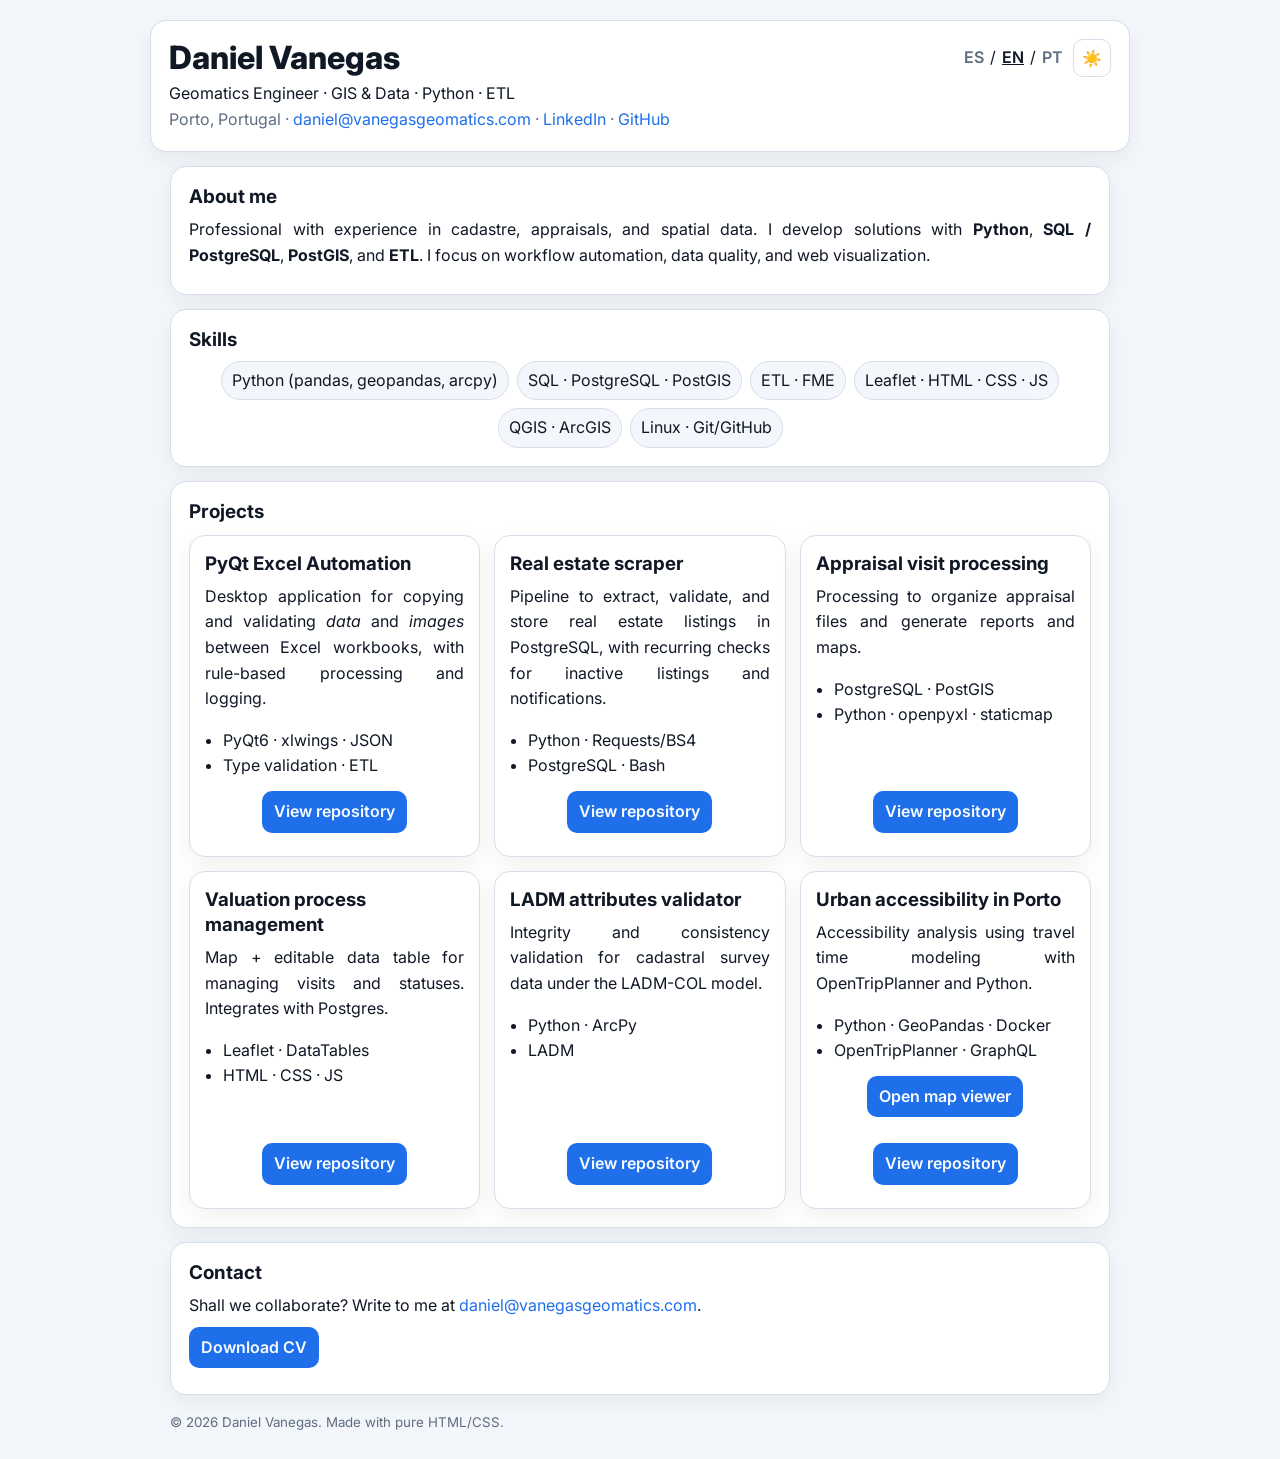
<file: index.html>
<!doctype html>
<html lang="en" data-current-lang="en">
<head>
  <meta charset="utf-8">
  <meta name="viewport" content="width=device-width, initial-scale=1">
  <title>Daniel Vanegas — Portfolio</title>
  <meta name="description" content="Portfolio of GIS, ETL, and Python automation projects by Daniel Vanegas.">
  <meta property="og:title" content="Daniel Vanegas — Portfolio">
  <meta property="og:description" content="GIS, ETL, and Python automation">
  <meta property="og:type" content="website">
  <meta property="og:url" content="https://www.vanegasgeomatics.com/">
  <meta property="og:image" content="https://DanielVanegas.github.io/assets/cover.png">
  <link rel="preconnect" href="https://fonts.googleapis.com">
  <link rel="preconnect" href="https://fonts.gstatic.com" crossorigin>
  <link href="https://fonts.googleapis.com/css2?family=Inter:wght@400;600;800&display=swap" rel="stylesheet">
  <link rel="stylesheet" href="static/styles.css">
  <link rel="icon" href="assets/favicon.ico" type="image/svg+xml">
</head>
<body>
  <header class="container card section-card header">
    <div class="header-row">
      <div class="id">
        <h1>Daniel Vanegas</h1>
        <p>
          <span data-lang="es">Ingeniero Geomático · GIS & Data · Python · ETL</span>
          <span data-lang="en">Geomatics Engineer · GIS & Data · Python · ETL</span>
          <span data-lang="pt">Engenheiro Geomático · GIS & Data · Python · ETL</span>
        </p>
        <p class="muted">Porto, Portugal · <a href="mailto:daniel@vanegasgeomatics.com">daniel@vanegasgeomatics.com</a> ·
          <a href="https://www.linkedin.com/in/dvanegasf/" target="_blank" rel="noopener">LinkedIn</a> ·
          <a href="https://github.com/DanielVanegas" target="_blank" rel="noopener">GitHub</a>
        </p>
      </div>
      <div class="header-actions">
        <nav class="lang-switcher" aria-label="Language switcher">
          <a class="lang-btn active" href="#" data-set-lang="es">ES</a>
          <span>/</span>
          <a class="lang-btn" href="#" data-set-lang="en">EN</a>
          <span>/</span>
          <a class="lang-btn" href="#" data-set-lang="pt">PT</a>
        </nav>
        <button id="theme-toggle" class="icon-btn" type="button" aria-label="Toggle theme" title="Toogle theme">☀️</button>
      </div>
    </div>
  </header>

  <main class="container stack">
    <section class="card section-card" aria-labelledby="about">
      <h2 id="about">
        <span data-lang="es">Sobre mí</span>
        <span data-lang="en">About me</span>
        <span data-lang="pt">Sobre mim</span>
      </h2>
      <p>
        <span data-lang="es">Profesional con experiencia en catastro, avalúos y datos espaciales. Desarrollo soluciones con <strong>Python</strong>, <strong>SQL / PostgreSQL</strong>, <strong>PostGIS</strong> y <strong>ETL</strong>, enfocado en automatización, calidad de datos y visualización web.</span>
        <span data-lang="en">Professional with experience in cadastre, appraisals, and spatial data. I develop solutions with <strong>Python</strong>, <strong>SQL / PostgreSQL</strong>, <strong>PostGIS</strong>, and <strong>ETL</strong>. I focus on workflow automation, data quality, and web visualization.</span>
        <span data-lang="pt">Profissional com experiência em cadastro, avaliações e dados espaciais. Desenvolvo soluções com <strong>Python</strong>, <strong>SQL / PostgreSQL</strong>, <strong>PostGIS</strong> e <strong>ETL</strong>. Foco na automação de fluxos, qualidade de dados e visualização web.</span>
      </p>
    </section>

    <section class="card section-card" aria-labelledby="skills">
      <h2 id="skills">
        <span data-lang="es">Habilidades</span>
        <span data-lang="en">Skills</span>
        <span data-lang="pt">Habilidades</span>
      </h2>
      <ul class="tags">
        <li>Python (pandas, geopandas, arcpy)</li>
        <li>SQL · PostgreSQL · PostGIS</li>
        <li>ETL · FME</li>
        <li>Leaflet · HTML · CSS · JS</li>
        <li>QGIS · ArcGIS</li>
        <li>Linux · Git/GitHub</li>
      </ul>
    </section>

    <section class="card section-card" aria-labelledby="projects">
      <h2 id="projects">
        <span data-lang="es">Proyectos</span>
        <span data-lang="en">Projects</span>
        <span data-lang="pt">Projetos</span>
      </h2>
      <div class="grid">
        <article class="card project-card">
          <h3>PyQt Excel Automation</h3>
          <p>
            <span data-lang="es">Aplicación de escritorio para copiar y validar <em>datos</em> e <em>imágenes</em> entre libros Excel con reglas y logs.</span>
            <span data-lang="en">Desktop application for copying and validating <em>data</em> and <em>images</em> between Excel workbooks, with rule-based processing and logging.</span>
            <span data-lang="pt">Aplicativo de desktop para copiar e validar <em>dados</em> e <em>imagens</em> entre planilhas Excel com regras e logs.</span>
          </p>
          <ul class="bullets">
            <li>PyQt6 · xlwings · JSON</li>
            <li>
              <span data-lang="es">Validación de tipos · ETL</span>
              <span data-lang="en">Type validation · ETL</span>
              <span data-lang="pt">Validação de tipos · ETL</span>
            </li>
          </ul>
          <p>
            <a class="btn" href="https://github.com/DanielVanegas/pyqt-excel-automation" target="_blank" rel="noopener">
              <span data-lang="es">Ver repositorio</span>
              <span data-lang="en">View repository</span>
              <span data-lang="pt">Ver repositório</span>
            </a>
          </p>
        </article>

        <article class="card project-card">
          <h3>
            <span data-lang="es">Scraper inmobiliario</span>
            <span data-lang="en">Real estate scraper</span>
            <span data-lang="pt">Scraper imobiliário</span>
          </h3>
          <p>
            <span data-lang="es">Pipeline para extraer, validar y almacenar ofertas inmobiliarias en PostgreSQL, con verificación recurrente de ofertas caídas y notificaciones.</span>
            <span data-lang="en">Pipeline to extract, validate, and store real estate listings in PostgreSQL, with recurring checks for inactive listings and notifications.</span>
            <span data-lang="pt">Pipeline para extrair, validar e armazenar anúncios imobiliários no PostgreSQL, com verificação recorrente de anúncios inativos e notificações.</span>
          </p>
          <ul class="bullets">
            <li>Python · Requests/BS4</li>
            <li>PostgreSQL · Bash</li>
          </ul>
          <p>
            <a class="btn" href="https://github.com/DanielVanegas/scraping_fr" target="_blank" rel="noopener">
              <span data-lang="es">Ver repositorio</span>
              <span data-lang="en">View repository</span>
              <span data-lang="pt">Ver repositório</span>
            </a>
          </p>
        </article>

        <article class="card project-card">
          <h3>
            <span data-lang="es">Procesamiento de visitas de avalúo</span>
            <span data-lang="en">Appraisal visit processing</span>
            <span data-lang="pt">Processamento de visitas de avaliação</span>
          </h3>
          <p>
            <span data-lang="es">Procesamiento para organizar expedientes y generar informes y mapas.</span>
            <span data-lang="en">Processing to organize appraisal files and generate reports and maps.</span>
            <span data-lang="pt">Processamento para organizar processos e gerar relatórios e mapas.</span>
          </p>
          <ul class="bullets">
            <li>PostgreSQL · PostGIS</li>
            <li>Python · openpyxl · staticmap</li>
          </ul>
          <p>
            <a class="btn" href="https://github.com/DanielVanegas/procesador_visitas" target="_blank" rel="noopener">
              <span data-lang="es">Ver repositorio</span>
              <span data-lang="en">View repository</span>
              <span data-lang="pt">Ver repositório</span>
            </a>
          </p>
        </article>

        <article class="card project-card">
          <h3>
            <span data-lang="es">Gestión del proceso valuatorio</span>
            <span data-lang="en">Valuation process management</span>
            <span data-lang="pt">Gestão do processo avaliativo</span>
          </h3>
          <p>
            <span data-lang="es">Mapa + tabla de datos editable para gestionar visitas y estados. Integrable con Postgres.</span>
            <span data-lang="en">Map + editable data table for managing visits and statuses. Integrates with Postgres.</span>
            <span data-lang="pt">Mapa + tabela de dados editável para gestão de visitas e estados. Integrável com Postgres.</span>
          </p>
          <ul class="bullets">
            <li>Leaflet · DataTables</li>
            <li>HTML · CSS · JS</li>
          </ul>
          <p>
            <a class="btn" href="https://github.com/DanielVanegas/form_visitas" target="_blank" rel="noopener">
              <span data-lang="es">Ver repositorio</span>
              <span data-lang="en">View repository</span>
              <span data-lang="pt">Ver repositório</span>
            </a>
          </p>
        </article>

        <article class="card project-card">
          <h3>
            <span data-lang="es">Validador de atributos LADM</span>
            <span data-lang="en">LADM attributes validator</span>
            <span data-lang="pt">Validador de atributos LADM</span>
          </h3>
          <p>
            <span data-lang="es">Validación de integridad y coherencia de datos de levantamiento catastral bajo el modelo LADM-COL.</span>
            <span data-lang="en">Integrity and consistency validation for cadastral survey data under the LADM-COL model.</span>
            <span data-lang="pt">Validação de integridade e consistência de dados de levantamento cadastral sob o modelo LADM-COL.</span>
          </p>
          <ul class="bullets">
            <li>Python · ArcPy</li>
            <li>LADM</li>
          </ul>
          <p>
            <a class="btn" href="https://github.com/DanielVanegas/validador_ladm" target="_blank" rel="noopener">
              <span data-lang="es">Ver repositorio</span>
              <span data-lang="en">View repository</span>
              <span data-lang="pt">Ver repositório</span>
            </a>
          </p>
        </article>

        <article class="card project-card">
          <h3>
            <span data-lang="es">Accesibilidad urbana en Porto</span>
            <span data-lang="en">Urban accessibility in Porto</span>
            <span data-lang="pt">Acessibilidade urbana no Porto</span>
          </h3>
          <p>
            <span data-lang="es">Análisis de accesibilidad mediante modelación de tiempos de viaje con OpenTripPlanner y Python.</span>
            <span data-lang="en">Accessibility analysis using travel time modeling with OpenTripPlanner and Python.</span>
            <span data-lang="pt">Análise de acessibilidade usando modelação de tempos de viagem com OpenTripPlanner e Python.</span>
          </p>
          <ul class="bullets">
            <li>Python · GeoPandas · Docker</li>
            <li>OpenTripPlanner · GraphQL</li>
          </ul>
          <p>
            <a class="btn" href="https://maps.vanegasgeomatics.com/" target="_blank" rel="noopener">
              <span data-lang="es">Ver geovisor</span>
              <span data-lang="en">Open map viewer</span>
              <span data-lang="pt">Abrir geovisor</span>
            </a>
            <br><br>
            <a class="btn" href="https://github.com/DanielVanegas/porto-accessibility" target="_blank" rel="noopener">
              <span data-lang="es">Ver repositorio</span>
              <span data-lang="en">View repository</span>
              <span data-lang="pt">Ver repositório</span>
            </a>
          </p>
        </article>
      </div>
    </section>

    <section class="card section-card" aria-labelledby="contact">
      <h2 id="contact">
        <span data-lang="es">Contacto</span>
        <span data-lang="en">Contact</span>
        <span data-lang="pt">Contato</span>
      </h2>
      <p>
        <span data-lang="es">¿Colaboramos? Escríbeme a <a href="mailto:daniel@vanegasgeomatics.com">daniel@vanegasgeomatics.com</a>.</span>
        <span data-lang="en">Shall we collaborate? Write to me at <a href="mailto:daniel@vanegasgeomatics.com">daniel@vanegasgeomatics.com</a>.</span>
        <span data-lang="pt">Vamos colaborar? Escreva para <a href="mailto:daniel@vanegasgeomatics.com">daniel@vanegasgeomatics.com</a>.</span>
      </p>
      <p>
        <a id="cv-download" class="btn" href="documents/cv_dvanegasf_es.pdf" target="_blank" rel="noopener">
          <span data-lang="es">Descargar CV</span>
          <span data-lang="en">Download CV</span>
          <span data-lang="pt">Baixar CV</span>
        </a>
      </p>
    </section>
  </main>

  <footer class="container footer">
    <small>
      <span data-lang="es">© <span id="y"></span> Daniel Vanegas. Hecho con HTML/CSS puro.</span>
      <span data-lang="en">© <span id="y-en"></span> Daniel Vanegas. Made with pure HTML/CSS.</span>
      <span data-lang="pt">© <span id="y-pt"></span> Daniel Vanegas. Feito com HTML/CSS puro.</span>
    </small>
  </footer>

  <script>
    const year = new Date().getFullYear();
    document.getElementById('y').textContent = year;
    document.getElementById('y-en').textContent = year;
    document.getElementById('y-pt').textContent = year;

    const root = document.documentElement;
    const button = document.getElementById('theme-toggle');
    const savedTheme = localStorage.getItem('theme');

    const languageConfig = {
      es: {
        htmlLang: 'es',
        title: 'Daniel Vanegas — Portafolio',
        themeTitle: 'Cambiar tema',
        lightLabel: 'Cambiar a modo claro',
        darkLabel: 'Cambiar a modo oscuro',
        cv: 'documents/cv_dvanegasf_es.pdf'
      },
      en: {
        htmlLang: 'en',
        title: 'Daniel Vanegas — Portfolio',
        themeTitle: 'Toggle theme',
        lightLabel: 'Switch to light mode',
        darkLabel: 'Switch to dark mode',
        cv: 'documents/cv_dvanegasf_en.pdf'
      },
      pt: {
        htmlLang: 'pt',
        title: 'Daniel Vanegas — Portfólio',
        themeTitle: 'Alternar tema',
        lightLabel: 'Mudar para modo claro',
        darkLabel: 'Mudar para modo escuro',
        cv: 'documents/cv_dvanegasf_pt.pdf'
      }
    };

    const cvDownload = document.getElementById('cv-download');
    const langButtons = document.querySelectorAll('[data-set-lang]');

    const setLanguage = (lang) => {
      const safeLang = languageConfig[lang] ? lang : 'es';
      const config = languageConfig[safeLang];
      root.setAttribute('data-current-lang', safeLang);
      root.lang = config.htmlLang;
      document.title = config.title;
      button.title = config.themeTitle;
      cvDownload.href = config.cv;
      localStorage.setItem('lang', safeLang);
      langButtons.forEach((node) => {
        const active = node.getAttribute('data-set-lang') === safeLang;
        node.classList.toggle('active', active);
        node.setAttribute('aria-current', active ? 'page' : 'false');
      });
      const currentTheme = root.getAttribute('data-theme') || 'system';
      setTheme(currentTheme);
    };

    const setTheme = (theme) => {
      if (theme === 'system') {
        root.removeAttribute('data-theme');
      } else {
        root.setAttribute('data-theme', theme);
      }
      const darkActive = theme === 'dark' || (theme === 'system' && window.matchMedia('(prefers-color-scheme: dark)').matches);
      button.textContent = darkActive ? '🌙' : '☀️';
      const activeLang = root.getAttribute('data-current-lang') || 'es';
      const config = languageConfig[activeLang] || languageConfig.es;
      button.setAttribute('aria-label', darkActive ? config.lightLabel : config.darkLabel);
    };

    const savedLang = localStorage.getItem('lang') || 'en';
    setLanguage(savedLang);
    setTheme(savedTheme || 'system');

    langButtons.forEach((node) => {
      node.addEventListener('click', (event) => {
        event.preventDefault();
        setLanguage(node.getAttribute('data-set-lang'));
      });
    });

    button.addEventListener('click', () => {
      const current = root.getAttribute('data-theme') || 'system';
      const next = current === 'dark' ? 'light' : current === 'light' ? 'dark' : (window.matchMedia('(prefers-color-scheme: dark)').matches ? 'light' : 'dark');
      localStorage.setItem('theme', next);
      setTheme(next);
    });

    window.matchMedia('(prefers-color-scheme: dark)').addEventListener('change', () => {
      if ((localStorage.getItem('theme') || 'system') === 'system') {
        setTheme('system');
      }
    });
  </script>
</body>
</html>
</file>
<file: static/styles.css>
:root{
  --bg:#f3f6fa;
  --card:#ffffff;
  --ink:#101826;
  --muted:#5f6d80;
  --accent:#1f6feb;
  --border:#d6deea;
  --shadow:0 8px 24px rgba(16,24,38,.06);
}
@media (prefers-color-scheme: dark){
  :root{
    --bg:#0b0d10;
    --card:#12161b;
    --ink:#e7edf3;
    --muted:#9aa7b4;
    --accent:#56afff;
    --border:#1e242b;
    --shadow:none;
  }
}
:root[data-theme="light"]{
  --bg:#f3f6fa;
  --card:#ffffff;
  --ink:#101826;
  --muted:#5f6d80;
  --accent:#1f6feb;
  --border:#d6deea;
  --shadow:0 8px 24px rgba(16,24,38,.06);
}
:root[data-theme="dark"]{
  --bg:#0b0d10;
  --card:#12161b;
  --ink:#e7edf3;
  --muted:#9aa7b4;
  --accent:#56afff;
  --border:#1e242b;
  --shadow:none;
}
*{box-sizing:border-box}
html,body{margin:0;padding:0}
body{
  font-family:Inter,system-ui,-apple-system,Segoe UI,Roboto,Ubuntu,Cantarell,Noto Sans,Helvetica,Arial,'Apple Color Emoji','Segoe UI Emoji';
  background:var(--bg);
  color:var(--ink);
  line-height:1.6;
}
a{color:var(--accent);text-decoration:none}
a:hover{text-decoration:underline}
.container{max-width:980px;margin:0 auto;padding-inline:20px}
.stack{display:grid;gap:14px;padding-top:14px;padding-bottom:14px}
.card{background:var(--card);border:1px solid var(--border);border-radius:16px;box-shadow:var(--shadow)}
.section-card{padding:18px}
.header{margin-top:20px}
.header-row{display:flex;justify-content:space-between;align-items:flex-start;gap:16px}
.header-actions{display:flex;align-items:center;gap:10px}
.lang-switcher{display:flex;align-items:center;gap:6px}
.lang-btn{color:var(--muted);font-weight:600}
.lang-btn.active{color:var(--ink);text-decoration:underline}
.header .id h1{margin:0 0 4px 0;font-size:2rem;font-weight:800;line-height:1.2}
.header .id p{margin:0}
.icon-btn{
  border:1px solid var(--border);
  background:var(--card);
  color:var(--ink);
  border-radius:10px;
  width:38px;
  height:38px;
  font-size:1rem;
  cursor:pointer;
}
.icon-btn:hover{background:var(--bg)}
.muted{color:var(--muted)}
h2{margin:0 0 8px 0;font-size:1.18rem;line-height:1.3}
.tags{display:flex;flex-wrap:wrap;gap:8px;padding:0;margin:0;list-style:none;justify-content:center}
.tags li{background:var(--bg);border:1px solid var(--border);padding:6px 10px;border-radius:999px}
.grid{display:grid;grid-template-columns:repeat(auto-fit,minmax(240px,1fr));gap:14px;margin-top:10px}
.project-card{padding:15px;display:flex;flex-direction:column;}
.project-card p:not(:last-child){text-align:justify;hyphens:auto;}
.project-card p:last-child{margin-top:auto;text-align:center;}
.card h3{margin-top:0;margin-bottom:8px;line-height:1.35}
.card p{margin:0 0 8px 0;text-align:justify;hyphens:auto}
.bullets{margin:8px 0 12px 0;padding-left:18px}
.btn{display:inline-block;background:var(--accent);color:#f8fbff;padding:8px 12px;border-radius:10px;font-weight:600}
.btn:hover{text-decoration:none;filter:brightness(1.07)}
.footer{color:var(--muted);padding-top:0;padding-bottom:24px}
[data-lang]{display:none}
:root[data-current-lang="es"] [data-lang="es"],
:root[data-current-lang="en"] [data-lang="en"],
:root[data-current-lang="pt"] [data-lang="pt"]{display:revert}
@media (max-width:640px){
  .container{padding-inline:14px}
  .section-card{padding:15px}
  .header .id h1{font-size:1.65rem}
}

/* ===== MapViewer ===== */

.map-wrapper{display:flex;flex-direction:column;min-height:calc(100vh - 40px);gap:12px;}
.map-wrapper header{text-align:center;}
.map-title{margin:0;font-size:1.8rem;font-weight:700;letter-spacing:0.5px;}
.map-subtitle{margin:2px 0 0 0;color:var(--muted);font-size:0.95rem;}
.map-container{flex:1;border-radius:14px;overflow:hidden;border:1px solid var(--border);background:var(--card);}
#map{width:100%;height:100%;}
.container-full{width:100%;padding:20px;}
</file>
